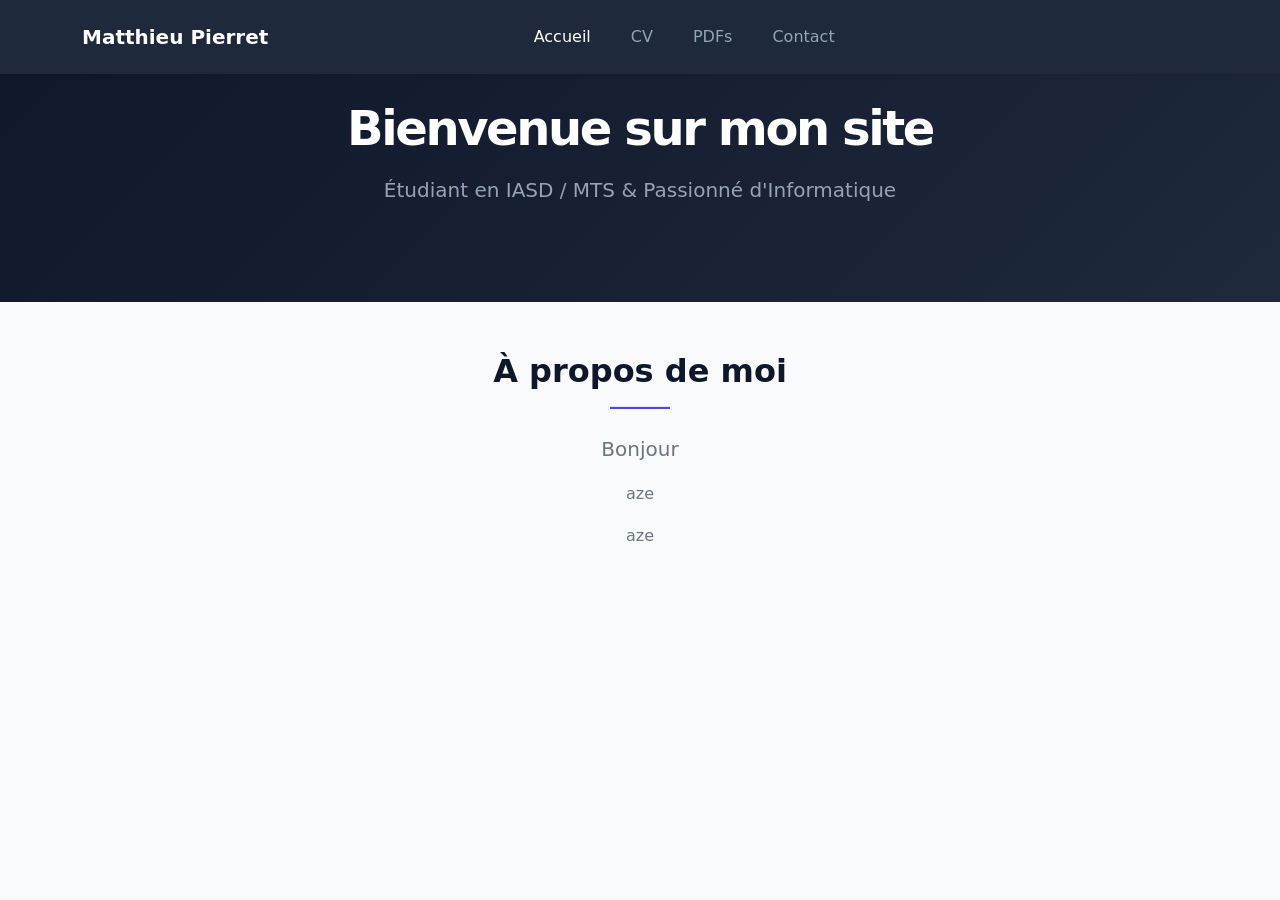
<file: index.html>
<!DOCTYPE html>
<html lang="fr">
<head>
    <meta charset="UTF-8">
    <meta name="viewport" content="width=device-width, initial-scale=1.0">
    <title>Matthieu Pierret | Accueil</title>
    <link href="https://cdn.jsdelivr.net/npm/bootstrap@5.3.0/dist/css/bootstrap.min.css" rel="stylesheet">
    <link href="style.css" rel="stylesheet">
</head>
<body>

    <nav class="navbar navbar-expand-lg navbar-dark shadow-sm fixed-top">
        <div class="container">
            <a class="navbar-brand" href="index.html">Matthieu Pierret</a>
            <button class="navbar-toggler" type="button" data-bs-toggle="collapse" data-bs-target="#navbarNav">
                <span class="navbar-toggler-icon"></span>
            </button>
            <div class="collapse navbar-collapse" id="navbarNav">
                <ul class="navbar-nav mx-auto gap-2">
                    <li class="nav-item"><a class="nav-link active" href="index.html">Accueil</a></li>
                    <li class="nav-item"><a class="nav-link" href="cv/index.html">CV</a></li>
                    <li class="nav-item"><a class="nav-link" href="pdfs/index.html">PDFs</a></li>
                    <li class="nav-item"><a class="nav-link" href="contact/index.html">Contact</a></li>
                </ul>
                <div class="d-none d-lg-flex" style="width: 130px;"></div>
            </div>
        </div>
    </nav>

    <header class="hero-section">
        <div class="container">
            <h1>Bienvenue sur mon site</h1>
            <p>Étudiant en IASD / MTS & Passionné d'Informatique</p>
        </div>
    </header>

    <main class="container mb-5">
        <div class="row justify-content-center text-center">
            <div class="col-md-8">
                <h2 class="fw-bold mb-3">À propos de moi</h2>
                <hr class="mb-4 mx-auto" style="color: #e2e8f0; width: 60px; height: 3px; background-color: #4f46e5; opacity: 1;">
                <p class="lead text-secondary mb-3">Bonjour</p>
                <p class="text-secondary mb-3">aze</p>
                <p class="text-secondary">aze</p>
            </div>
        </div>
    </main>

    <script src="https://cdn.jsdelivr.net/npm/bootstrap@5.3.0/dist/js/bootstrap.bundle.min.js"></script>
</body>
</html>
</file>
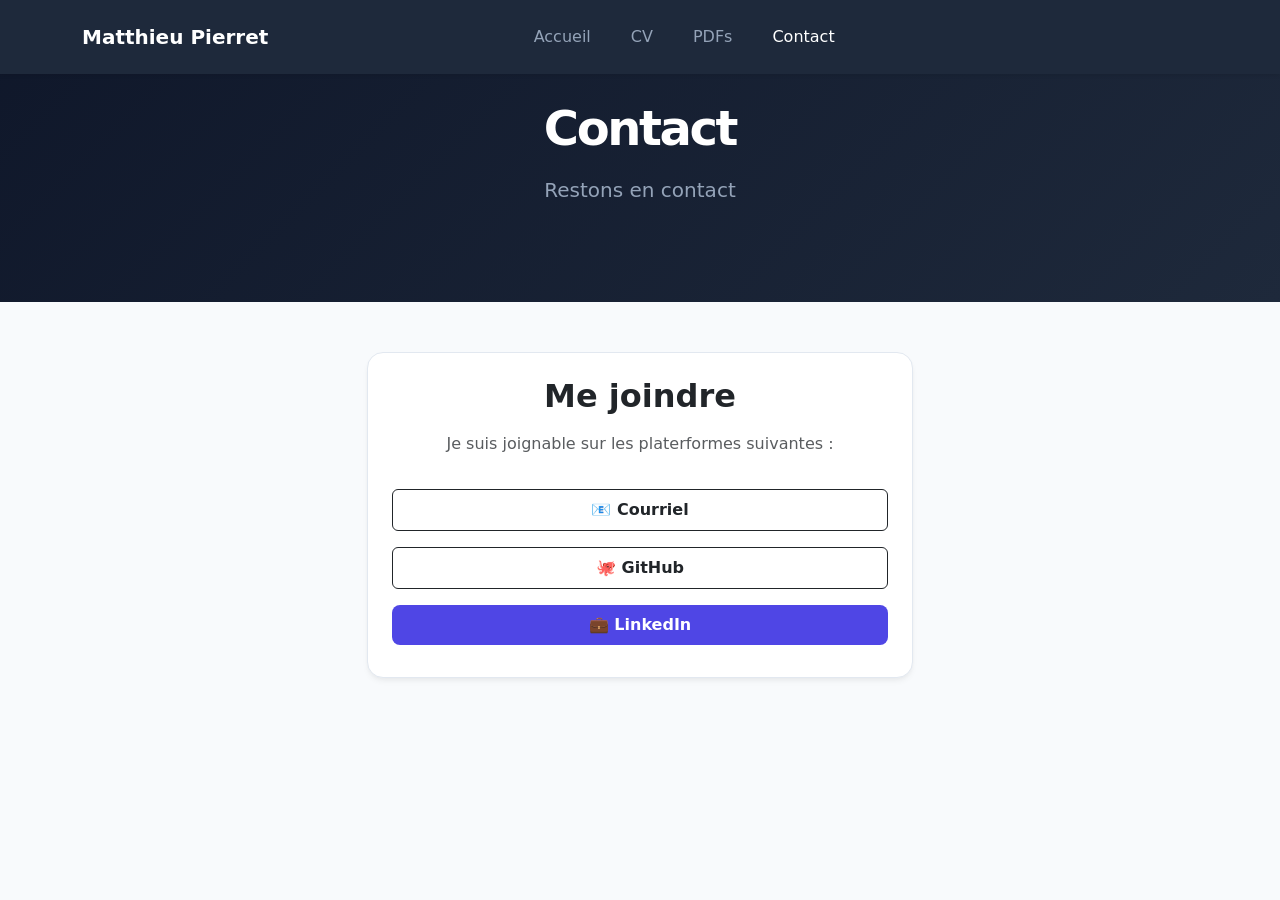
<file: contact/index.html>
<!DOCTYPE html>
<html lang="fr">
<head>
    <meta charset="UTF-8">
    <meta name="viewport" content="width=device-width, initial-scale=1.0">
    <title>Matthieu Pierret | Contact</title>
    <link href="https://cdn.jsdelivr.net/npm/bootstrap@5.3.0/dist/css/bootstrap.min.css" rel="stylesheet">
    <link href="../style.css" rel="stylesheet">
</head>
<body>

    <nav class="navbar navbar-expand-lg navbar-dark shadow-sm fixed-top">
        <div class="container">
            <a class="navbar-brand" href="../index.html">Matthieu Pierret</a>
            
            <button class="navbar-toggler" type="button" data-bs-toggle="collapse" data-bs-target="#navbarNav">
                <span class="navbar-toggler-icon"></span>
            </button>
            
            <div class="collapse navbar-collapse" id="navbarNav">
                <ul class="navbar-nav mx-auto gap-2">
                    <li class="nav-item"><a class="nav-link" href="../index.html">Accueil</a></li>
                    <li class="nav-item"><a class="nav-link" href="../cv/index.html">CV</a></li>
                    <li class="nav-item"><a class="nav-link" href="../pdfs/index.html">PDFs</a></li>
                    <li class="nav-item"><a class="nav-link active" href="index.html">Contact</a></li>

                </ul>
                <div class="d-none d-lg-flex" style="width: 130px;"></div>
            </div>
        </div>
    </nav>

    <header class="hero-section">
        <div class="container">
            <h1>Contact</h1>
            <p>Restons en contact</p>
        </div>
    </header>

    <main class="container mb-5">
        <div class="row justify-content-center">
            <div class="col-md-6">
                <div class="card content-box p-4 text-center">
                    <h2 class="fw-bold mb-3">Me joindre</h2>
                    <p class="text-muted mb-4">Je suis joignable sur les platerformes suivantes :</p>
                    
                    <div class="d-grid gap-3 my-2">
                        <a href="mailto:matthieutvrg+website@gmail.com" class="btn btn-outline-dark py-2 fw-semibold">📧 Courriel</a>
                        <a href="https://github.com/FurMafuyu" target="_blank" class="btn btn-outline-dark py-2 fw-semibold">🐙 GitHub</a>
                        <a href="https://www.linkedin.com/in/matthieupierret/" target="_blank" class="btn btn-custom-primary py-2">💼 LinkedIn</a>
                    </div>
                </div>
            </div>
        </div>
    </main>

    <script src="https://cdn.jsdelivr.net/npm/bootstrap@5.3.0/dist/js/bootstrap.bundle.min.js"></script>
</body>
</html>
</file>
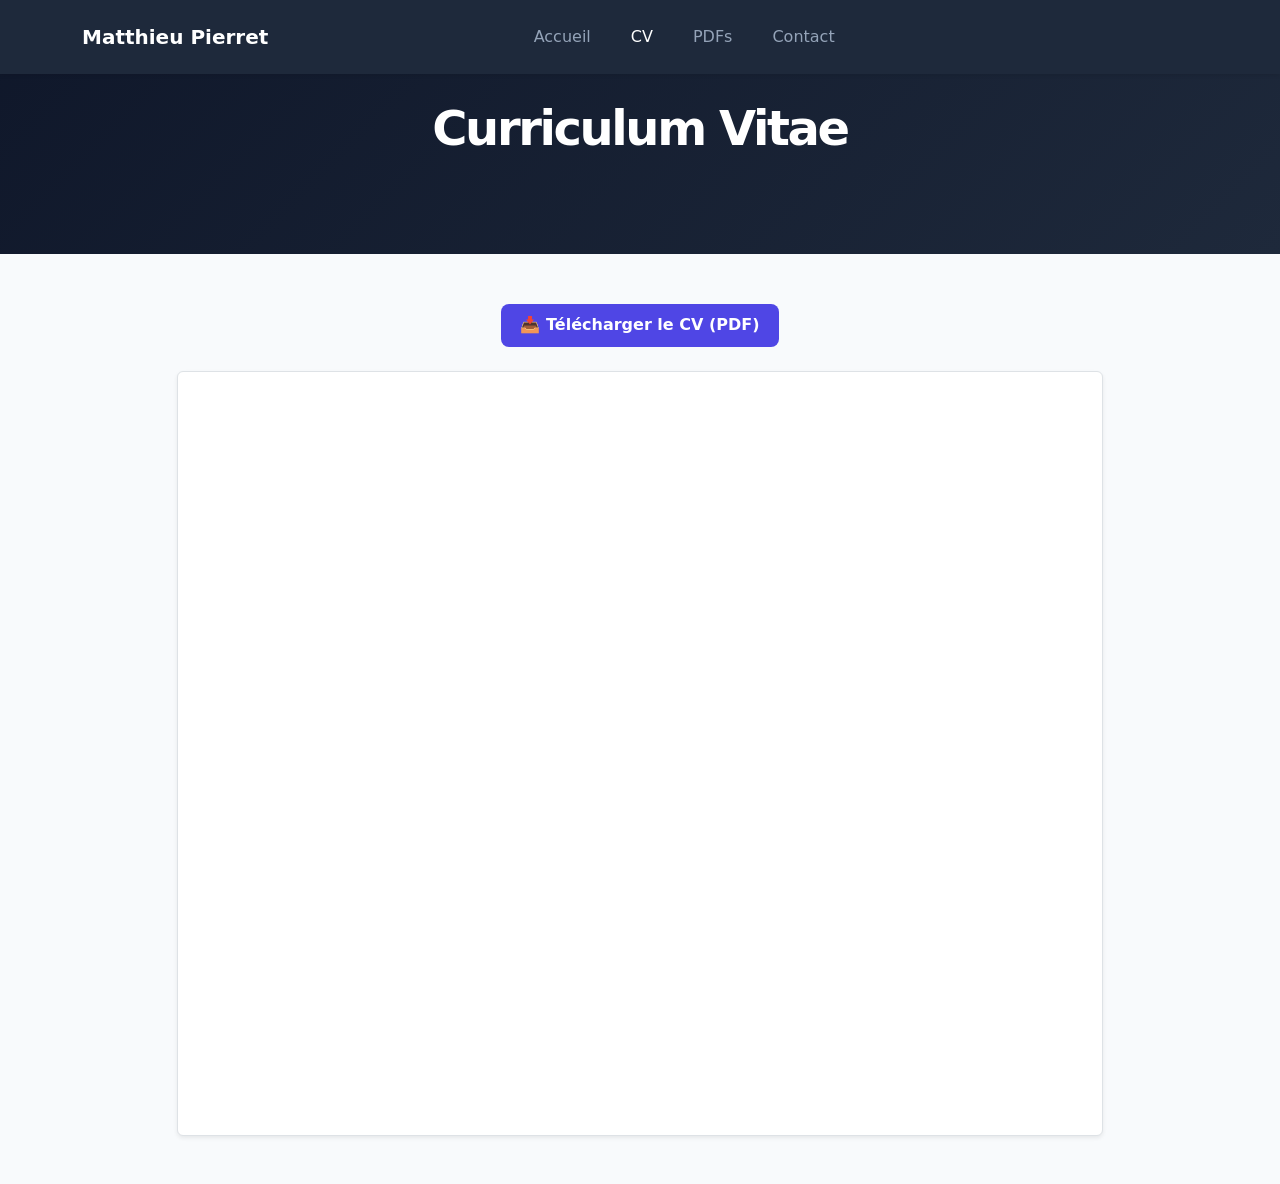
<file: cv/index.html>
<!DOCTYPE html>
<html lang="fr">
<head>
    <meta charset="UTF-8">
    <meta name="viewport" content="width=device-width, initial-scale=1.0">
    <title>Matthieu Pierret | CV</title>
    <link href="https://cdn.jsdelivr.net/npm/bootstrap@5.3.0/dist/css/bootstrap.min.css" rel="stylesheet">
    <link href="../style.css" rel="stylesheet">
</head>
<body>

    <nav class="navbar navbar-expand-lg navbar-dark shadow-sm fixed-top">
        <div class="container">
            <a class="navbar-brand" href="../index.html">Matthieu Pierret</a>
            <button class="navbar-toggler" type="button" data-bs-toggle="collapse" data-bs-target="#navbarNav">
                <span class="navbar-toggler-icon"></span>
            </button>
            <div class="collapse navbar-collapse" id="navbarNav">
                <ul class="navbar-nav mx-auto gap-2">
                    <li class="nav-item"><a class="nav-link" href="../index.html">Accueil</a></li>
                    <li class="nav-item"><a class="nav-link active" href="index.html">CV</a></li>
                    <li class="nav-item"><a class="nav-link" href="../pdfs/index.html">PDFs</a></li>
                    <li class="nav-item"><a class="nav-link" href="../contact/index.html">Contact</a></li>
                </ul>
                <div class="d-none d-lg-flex" style="width: 130px;"></div>
            </div>
        </div>
    </nav>

    <header class="hero-section">
        <div class="container">
            <h1>Curriculum Vitae</h1>
        </div>
    </header>

    <main class="container mb-5">
        <div class="row justify-content-center">
            <div class="col-lg-10">
                
                <div class="text-center mb-4">
                    <a href="../pdf/cv_matthieu_pierret.pdf" class="btn btn-custom-primary" download>
                        📥 Télécharger le CV (PDF)
                    </a>
                </div>

                <div class="shadow-sm border rounded overflow-hidden bg-white" style="height: 85vh;">
                    <iframe src="../pdf/cv_matthieu_pierret.pdf" width="100%" height="100%" style="border: none;">
                        <p>Votre navigateur ne prend pas en charge l'affichage des PDF. 
                           <a href="../pdf/cv_matthieu_pierret.pdf">Cliquez ici pour le télécharger.</a>
                        </p>
                    </iframe>
                </div>

            </div>
        </div>
    </main>

    <script src="https://cdn.jsdelivr.net/npm/bootstrap@5.3.0/dist/js/bootstrap.bundle.min.js"></script>
</body>
</html>
</file>
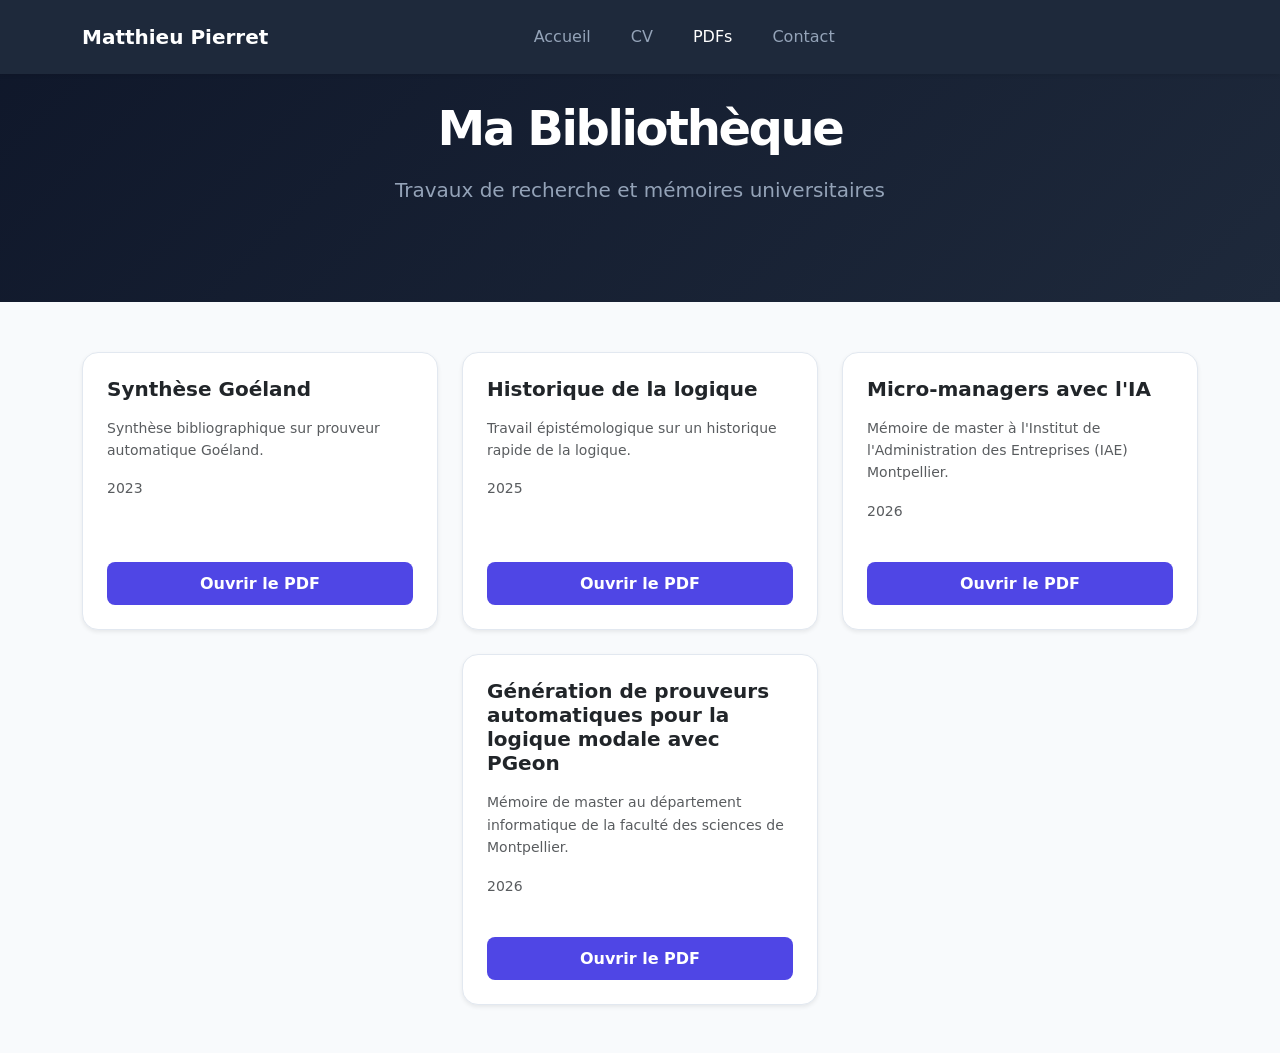
<file: pdfs/index.html>
<!DOCTYPE html>
<html lang="fr">
<head>
    <meta charset="UTF-8">
    <meta name="viewport" content="width=device-width, initial-scale=1.0">
    <title>Matthieu Pierret | Bibliothèque</title>
    <link href="https://cdn.jsdelivr.net/npm/bootstrap@5.3.0/dist/css/bootstrap.min.css" rel="stylesheet">
    <link href="../style.css" rel="stylesheet">
</head>
<body>

    <nav class="navbar navbar-expand-lg navbar-dark shadow-sm fixed-top">
        <div class="container">
            <a class="navbar-brand" href="../index.html">Matthieu Pierret</a>
            
            <button class="navbar-toggler" type="button" data-bs-toggle="collapse" data-bs-target="#navbarNav">
                <span class="navbar-toggler-icon"></span>
            </button>
            
            <div class="collapse navbar-collapse" id="navbarNav">
                <ul class="navbar-nav mx-auto gap-2">
                    <li class="nav-item"><a class="nav-link" href="../index.html">Accueil</a></li>
                    <li class="nav-item"><a class="nav-link" href="../cv/index.html">CV</a></li>
                    <li class="nav-item"><a class="nav-link active" href="index.html">PDFs</a></li>
                    <li class="nav-item"><a class="nav-link" href="../contact/index.html">Contact</a></li>
                </ul>
                <div class="d-none d-lg-flex" style="width: 130px;"></div>
            </div>
        </div>
    </nav>

    <header class="hero-section">
        <div class="container">
            <h1>Ma Bibliothèque</h1>
            <p>Travaux de recherche et mémoires universitaires</p>
        </div>
    </header>

    <main class="container mb-5">
        <div class="row justify-content-center g-4">
            
            <div class="col-md-4">
                <div class="card pdf-card h-100 shadow-sm">
                    <div class="card-body d-flex flex-column justify-content-between p-4">
                        <div>
                            <h5 class="fw-bold mb-3">Synthèse Goéland</h5>
                            <p class="text-muted small">Synthèse bibliographique sur prouveur automatique Goéland.</p>
                            <p class="text-muted small">2023</p>
                        </div>
                        <a href="../pdf/synth_goeland.pdf" class="btn btn-custom-primary mt-4" target="_blank">Ouvrir le PDF</a>
                    </div>
                </div>
            </div>

            <div class="col-md-4">
                <div class="card pdf-card h-100 shadow-sm">
                    <div class="card-body d-flex flex-column justify-content-between p-4">
                        <div>
                            <h5 class="fw-bold mb-3">Historique de la logique</h5>
                            <p class="text-muted small">Travail épistémologique sur un historique rapide de la logique.</p>
                            <p class="text-muted small">2025</p>
                        </div>
                        <a href="../pdf/epistemo_logic.pdf" class="btn btn-custom-primary mt-4" target="_blank">Ouvrir le PDF</a>
                    </div>
                </div>
            </div>

            <div class="col-md-4">
                <div class="card pdf-card h-100 shadow-sm">
                    <div class="card-body d-flex flex-column justify-content-between p-4">
                        <div>
                            <h5 class="fw-bold mb-3">Micro-managers avec l'IA</h5>
                            <p class="text-muted small">Mémoire de master à l'Institut de l'Administration des Entreprises (IAE) Montpellier.</p>
                            <p class="text-muted small">2026</p>
                        </div>
                        <a href="../pdf/Rapport_M2_IAE-3.pdf" class="btn btn-custom-primary mt-4" target="_blank">Ouvrir le PDF</a>
                    </div>
                </div>
            </div>

            <div class="col-md-4">
                <div class="card pdf-card h-100 shadow-sm">
                    <div class="card-body d-flex flex-column justify-content-between p-4">
                        <div>
                            <h5 class="fw-bold mb-3">Génération de prouveurs automatiques pour la logique modale avec PGeon</h5>
                            <p class="text-muted small">Mémoire de master au département informatique de la faculté des sciences de Montpellier.</p>
                            <p class="text-muted small">2026</p>
                        </div>
                        <a href="../pdf/Rapport_de_stage_M2-5.pdf" class="btn btn-custom-primary mt-4" target="_blank">Ouvrir le PDF</a>
                    </div>
                </div>
            </div>

        </div>
    </main>

    <script src="https://cdn.jsdelivr.net/npm/bootstrap@5.3.0/dist/js/bootstrap.bundle.min.js"></script>
</body>
</html>
</file>
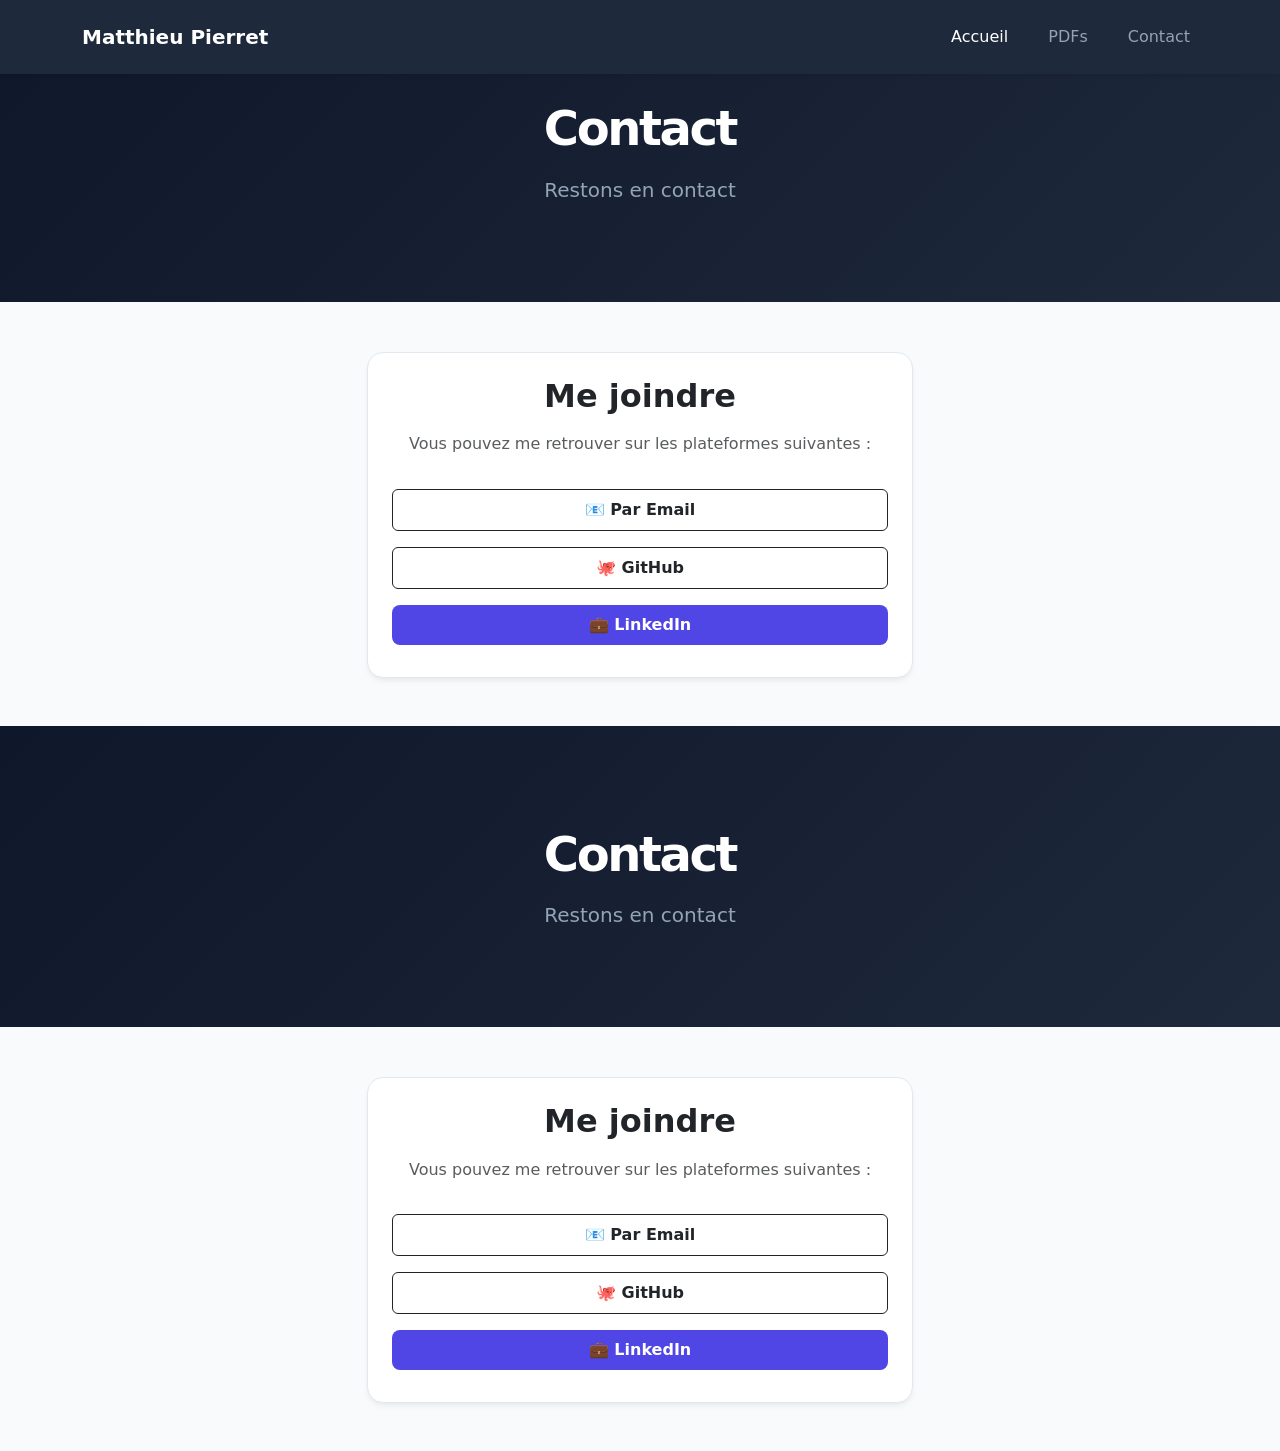
<file: contact/contact_index.html>
<!DOCTYPE html>
<html lang="fr">
<head>
    <meta charset="UTF-8">
    <meta name="viewport" content="width=device-width, initial-scale=1.0">
    <title>Maxime Pierret | Contact</title>
    <link href="https://cdn.jsdelivr.net/npm/bootstrap@5.3.0/dist/css/bootstrap.min.css" rel="stylesheet">
    <link href="../style.css" rel="stylesheet">
</head>
<body>

    <!DOCTYPE html>
<html lang="fr">
<head>
    <meta charset="UTF-8">
    <meta name="viewport" content="width=device-width, initial-scale=1.0">
    <title>Maxime Pierret | Contact</title>
    <link href="https://cdn.jsdelivr.net/npm/bootstrap@5.3.0/dist/css/bootstrap.min.css" rel="stylesheet">
    <link href="../style.css" rel="stylesheet">
</head>
<body>

    <nav class="navbar navbar-expand-lg navbar-dark shadow-sm fixed-top">
        <div class="container">
            <a class="navbar-brand" href="index.html">Matthieu Pierret</a>
            
            <button class="navbar-toggler" type="button" data-bs-toggle="collapse" data-bs-target="#navbarNav">
                <span class="navbar-toggler-icon"></span>
            </button>
            
            <div class="collapse navbar-collapse" id="navbarNav">
                <ul class="navbar-nav ms-auto gap-2">
                    <li class="nav-item"><a class="nav-link active" href="index.html">Accueil</a></li>
                    <li class="nav-item"><a class="nav-link" href="pdfs/index.html">PDFs</a></li>
                    <li class="nav-item"><a class="nav-link" href="contact/index.html">Contact</a></li>
                </ul>
            </div>
        </div>
    </nav>

    <header class="hero-section">
        <div class="container">
            <h1>Contact</h1>
            <p>Restons en contact</p>
        </div>
    </header>

    <main class="container mb-5">
        <div class="row justify-content-center">
            <div class="col-md-6">
                <div class="card content-box p-4 text-center">
                    <h2 class="fw-bold mb-3">Me joindre</h2>
                    <p class="text-muted mb-4">Vous pouvez me retrouver sur les plateformes suivantes :</p>
                    
                    <div class="d-grid gap-3 my-2">
                        <a href="mailto:votre.email@exemple.com" class="btn btn-outline-dark py-2 fw-semibold">📧 Par Email</a>
                        <a href="https://github.com/votre-pseudo" target="_blank" class="btn btn-outline-dark py-2 fw-semibold">🐙 GitHub</a>
                        <a href="https://linkedin.com/in/votre-nom" target="_blank" class="btn btn-custom-primary py-2">💼 LinkedIn</a>
                    </div>
                </div>
            </div>
        </div>
    </main>

    <script src="https://cdn.jsdelivr.net/npm/bootstrap@5.3.0/dist/js/bootstrap.bundle.min.js"></script>
</body>
</html>

    <header class="hero-section">
        <div class="container">
            <h1>Contact</h1>
            <p>Restons en contact</p>
        </div>
    </header>

    <main class="container mb-5">
        <div class="row justify-content-center">
            <div class="col-md-6">
                <div class="card content-box p-4 text-center">
                    <h2 class="fw-bold mb-3">Me joindre</h2>
                    <p class="text-muted mb-4">Vous pouvez me retrouver sur les plateformes suivantes :</p>
                    
                    <div class="d-grid gap-3 my-2">
                        <a href="mailto:votre.email@exemple.com" class="btn btn-outline-dark py-2 fw-semibold">📧 Par Email</a>
                        <a href="https://github.com/votre-pseudo" target="_blank" class="btn btn-outline-dark py-2 fw-semibold">🐙 GitHub</a>
                        <a href="https://linkedin.com/in/votre-nom" target="_blank" class="btn btn-custom-primary py-2">💼 LinkedIn</a>
                    </div>
                </div>
            </div>
        </div>
    </main>

    <script src="https://cdn.jsdelivr.net/npm/bootstrap@5.3.0/dist/js/bootstrap.bundle.min.js"></script>
</body>
</html>
</file>
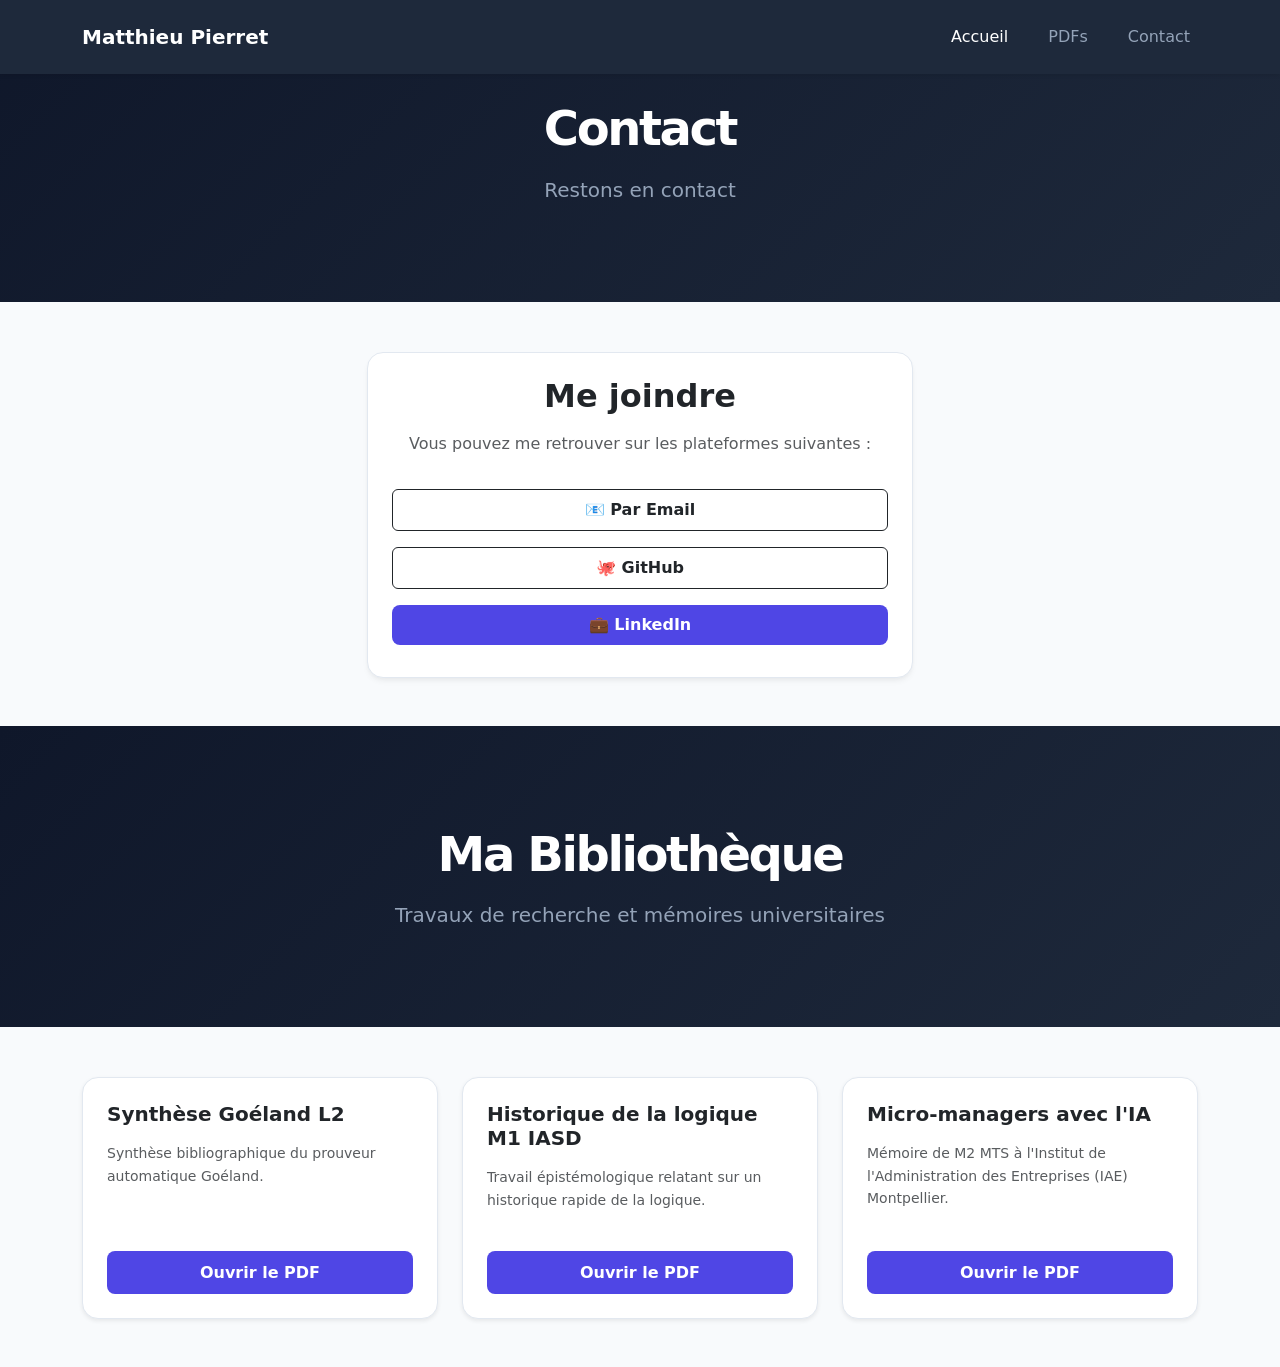
<file: pdfs/pdfs_index.html>
<!DOCTYPE html>
<html lang="fr">
<head>
    <meta charset="UTF-8">
    <meta name="viewport" content="width=device-width, initial-scale=1.0">
    <title>Maxime Pierret | Bibliothèque</title>
    <link href="https://cdn.jsdelivr.net/npm/bootstrap@5.3.0/dist/css/bootstrap.min.css" rel="stylesheet">
    <link href="../style.css" rel="stylesheet">
</head>
<body>

    <!DOCTYPE html>
<html lang="fr">
<head>
    <meta charset="UTF-8">
    <meta name="viewport" content="width=device-width, initial-scale=1.0">
    <title>Maxime Pierret | Contact</title>
    <link href="https://cdn.jsdelivr.net/npm/bootstrap@5.3.0/dist/css/bootstrap.min.css" rel="stylesheet">
    <link href="../style.css" rel="stylesheet">
</head>
<body>

    <nav class="navbar navbar-expand-lg navbar-dark shadow-sm fixed-top">
        <div class="container">
            <a class="navbar-brand" href="index.html">Matthieu Pierret</a>
            
            <button class="navbar-toggler" type="button" data-bs-toggle="collapse" data-bs-target="#navbarNav">
                <span class="navbar-toggler-icon"></span>
            </button>
            
            <div class="collapse navbar-collapse" id="navbarNav">
                <ul class="navbar-nav ms-auto gap-2">
                    <li class="nav-item"><a class="nav-link active" href="index.html">Accueil</a></li>
                    <li class="nav-item"><a class="nav-link" href="pdfs/index.html">PDFs</a></li>
                    <li class="nav-item"><a class="nav-link" href="contact/index.html">Contact</a></li>
                </ul>
            </div>
        </div>
    </nav>

    <header class="hero-section">
        <div class="container">
            <h1>Contact</h1>
            <p>Restons en contact</p>
        </div>
    </header>

    <main class="container mb-5">
        <div class="row justify-content-center">
            <div class="col-md-6">
                <div class="card content-box p-4 text-center">
                    <h2 class="fw-bold mb-3">Me joindre</h2>
                    <p class="text-muted mb-4">Vous pouvez me retrouver sur les plateformes suivantes :</p>
                    
                    <div class="d-grid gap-3 my-2">
                        <a href="mailto:votre.email@exemple.com" class="btn btn-outline-dark py-2 fw-semibold">📧 Par Email</a>
                        <a href="https://github.com/votre-pseudo" target="_blank" class="btn btn-outline-dark py-2 fw-semibold">🐙 GitHub</a>
                        <a href="https://linkedin.com/in/votre-nom" target="_blank" class="btn btn-custom-primary py-2">💼 LinkedIn</a>
                    </div>
                </div>
            </div>
        </div>
    </main>

    <script src="https://cdn.jsdelivr.net/npm/bootstrap@5.3.0/dist/js/bootstrap.bundle.min.js"></script>
</body>
</html>

    <header class="hero-section">
        <div class="container">
            <h1>Ma Bibliothèque</h1>
            <p>Travaux de recherche et mémoires universitaires</p>
        </div>
    </header>

    <main class="container mb-5">
        <div class="row justify-content-center g-4">
            
            <div class="col-md-4">
                <div class="card pdf-card h-100 shadow-sm">
                    <div class="card-body d-flex flex-column justify-content-between p-4">
                        <div>
                            <h5 class="fw-bold mb-3">Synthèse Goéland L2</h5>
                            <p class="text-muted small">Synthèse bibliographique du prouveur automatique Goéland.</p>
                        </div>
                        <a href="../pdf/synth_goeland.pdf" class="btn btn-custom-primary mt-4" target="_blank">Ouvrir le PDF</a>
                    </div>
                </div>
            </div>

            <div class="col-md-4">
                <div class="card pdf-card h-100 shadow-sm">
                    <div class="card-body d-flex flex-column justify-content-between p-4">
                        <div>
                            <h5 class="fw-bold mb-3">Historique de la logique M1 IASD</h5>
                            <p class="text-muted small">Travail épistémologique relatant sur un historique rapide de la logique.</p>
                        </div>
                        <a href="../pdf/epistemo_logic.pdf" class="btn btn-custom-primary mt-4" target="_blank">Ouvrir le PDF</a>
                    </div>
                </div>
            </div>

            <div class="col-md-4">
                <div class="card pdf-card h-100 shadow-sm">
                    <div class="card-body d-flex flex-column justify-content-between p-4">
                        <div>
                            <h5 class="fw-bold mb-3">Micro-managers avec l'IA</h5>
                            <p class="text-muted small">Mémoire de M2 MTS à l'Institut de l'Administration des Entreprises (IAE) Montpellier.</p>
                        </div>
                        <a href="../pdf/Rapport_M2_IAE-3.pdf" class="btn btn-custom-primary mt-4" target="_blank">Ouvrir le PDF</a>
                    </div>
                </div>
            </div>

        </div>
    </main>

    <script src="https://cdn.jsdelivr.net/npm/bootstrap@5.3.0/dist/js/bootstrap.bundle.min.js"></script>
</body>
</html>
</file>
<file: style.css>
/* ==========================================================================
   VARIABLES DESIGN (Style moderne et pro)
   ========================================================================== */
   :root {
    --primary-color: #1e293b;       /* Bleu-gris très sombre (Ardoise) */
    --accent-color: #4f46e5;        /* Indigo moderne */
    --accent-hover: #4338ca;
    --bg-light: #f8fafc;           /* Fond ultra-clair et doux */
    --text-main: #0f172a;          /* Texte presque noir pour le contraste */
    --text-muted: #64748b;
    --card-bg: #ffffff;
}

body {
    font-family: system-ui, -apple-system, BlinkMacSystemFont, 'Segoe UI', Roboto, Oxygen, Ubuntu, Cantarell, sans-serif;
    background-color: var(--bg-light);
    color: var(--text-main);
    line-height: 1.6;
}

/* ==========================================================================
   BARRE DE NAVIGATION
   ========================================================================== */
.navbar {
    background-color: var(--primary-color) !important;
    padding: 1rem 0;
}

.navbar-brand {
    font-weight: 700;
    font-size: 1.25rem;
    color: #ffffff !important;
}

.nav-link {
    color: #94a3b8 !important;
    font-weight: 500;
    margin-left: 1rem;
    transition: color 0.2s ease;
}

.nav-link:hover, 
.nav-link.active {
    color: #ffffff !important;
}

/* ==========================================================================
   EN-TÊTE (HERO SECTION)
   ========================================================================== */
.hero-section {
    padding: 100px 0 80px 0; /* On repasse à 100px au lieu de 140px */
    background: linear-gradient(135deg, #0f172a 0%, #1e293b 100%);
    color: #ffffff;
    text-align: center;
    margin-bottom: 50px;
}

.hero-section h1 {
    font-size: 3rem;
    font-weight: 800;
    letter-spacing: -0.05em;
    margin-bottom: 1rem;
}

.hero-section p {
    color: #94a3b8;
    font-size: 1.25rem;
}

/* ==========================================================================
   COMPOSANTS
   ========================================================================== */
.content-box {
    background-color: var(--card-bg);
    border: 1px solid #e2e8f0;
    border-radius: 16px;
    box-shadow: 0 4px 6px -1px rgba(0, 0, 0, 0.05), 0 2px 4px -1px rgba(0, 0, 0, 0.03);
}

.pdf-card {
    background-color: var(--card-bg);
    border: 1px solid #e2e8f0;
    border-radius: 16px;
    transition: all 0.2s ease-in-out;
}

.pdf-card:hover {
    transform: translateY(-4px);
    box-shadow: 0 20px 25px -5px rgba(0, 0, 0, 0.1), 0 10px 10px -5px rgba(0, 0, 0, 0.04) !important;
}

.btn-custom-primary {
    background-color: var(--accent-color);
    color: #ffffff;
    border: none;
    font-weight: 600;
    padding: 0.6rem 1.2rem;
    border-radius: 8px;
    transition: background-color 0.2s;
}

.btn-custom-primary:hover {
    background-color: var(--accent-hover);
    color: #ffffff;
}
</file>
